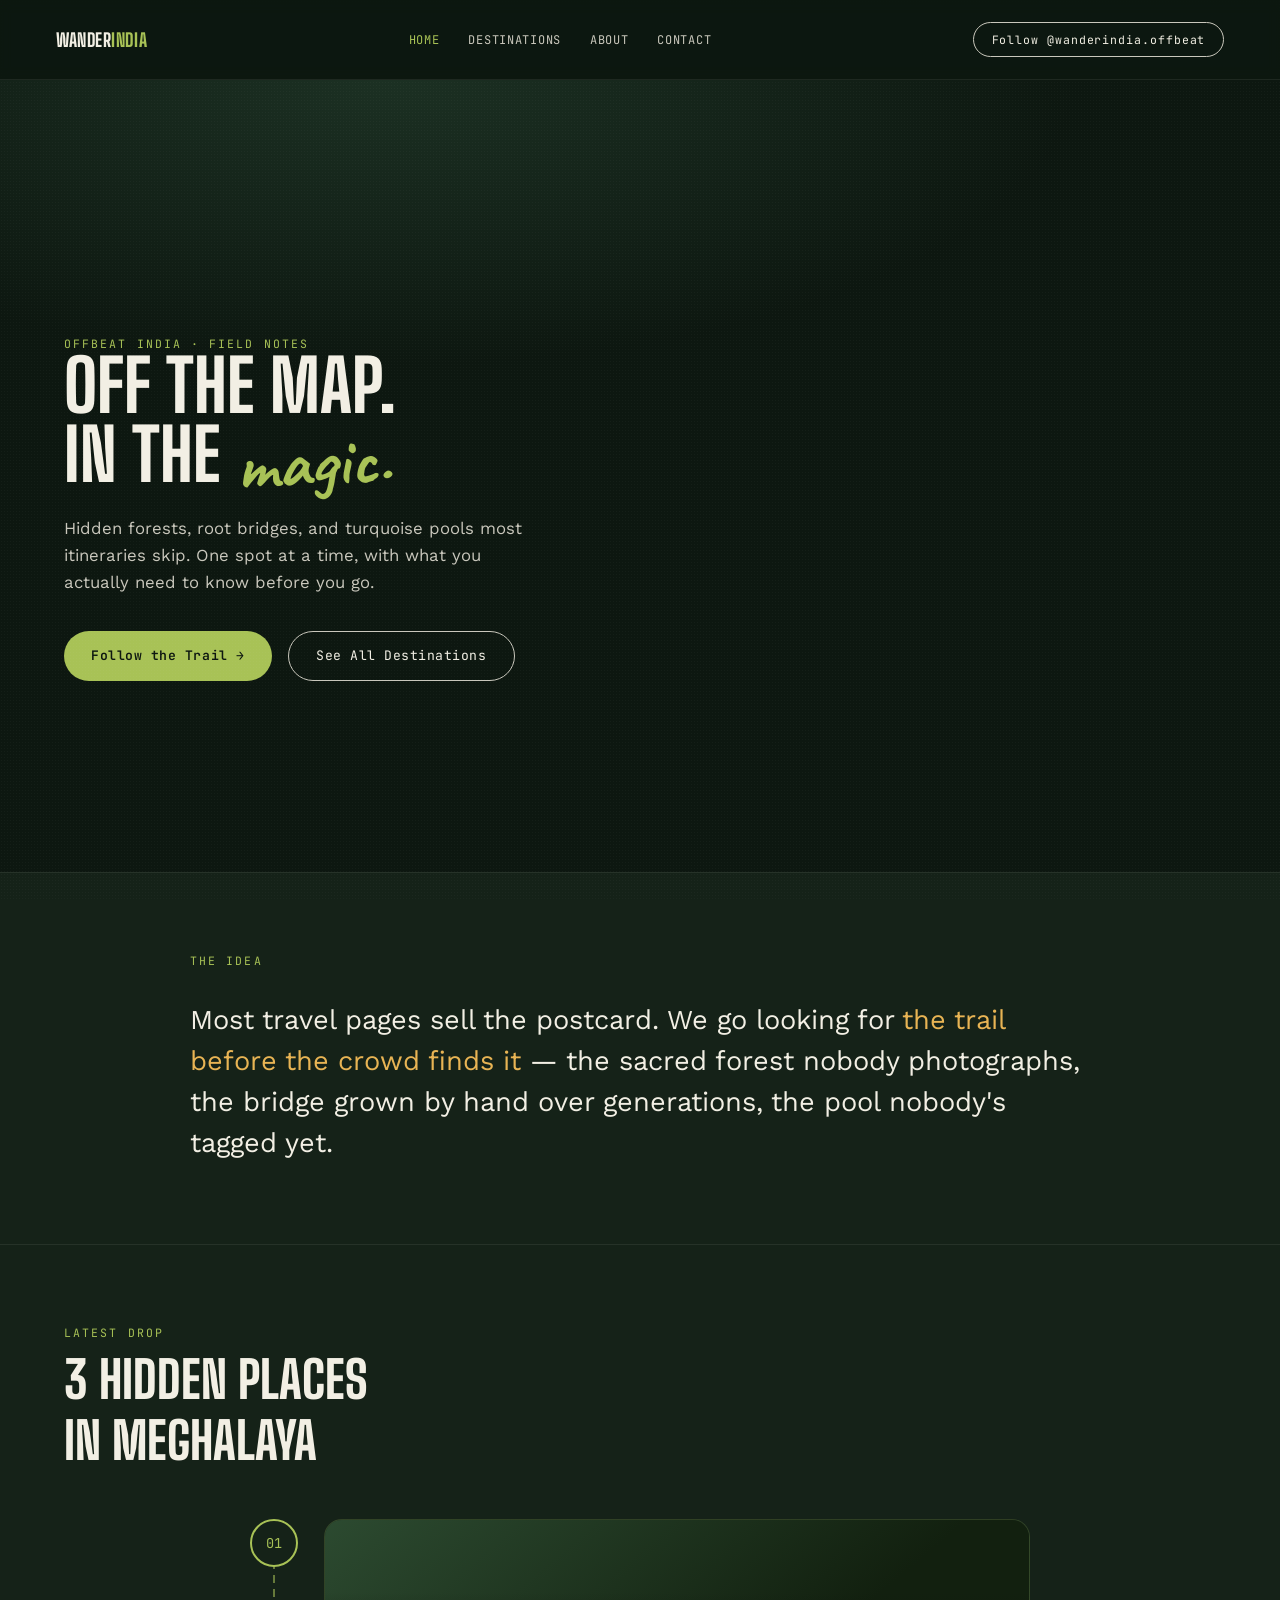
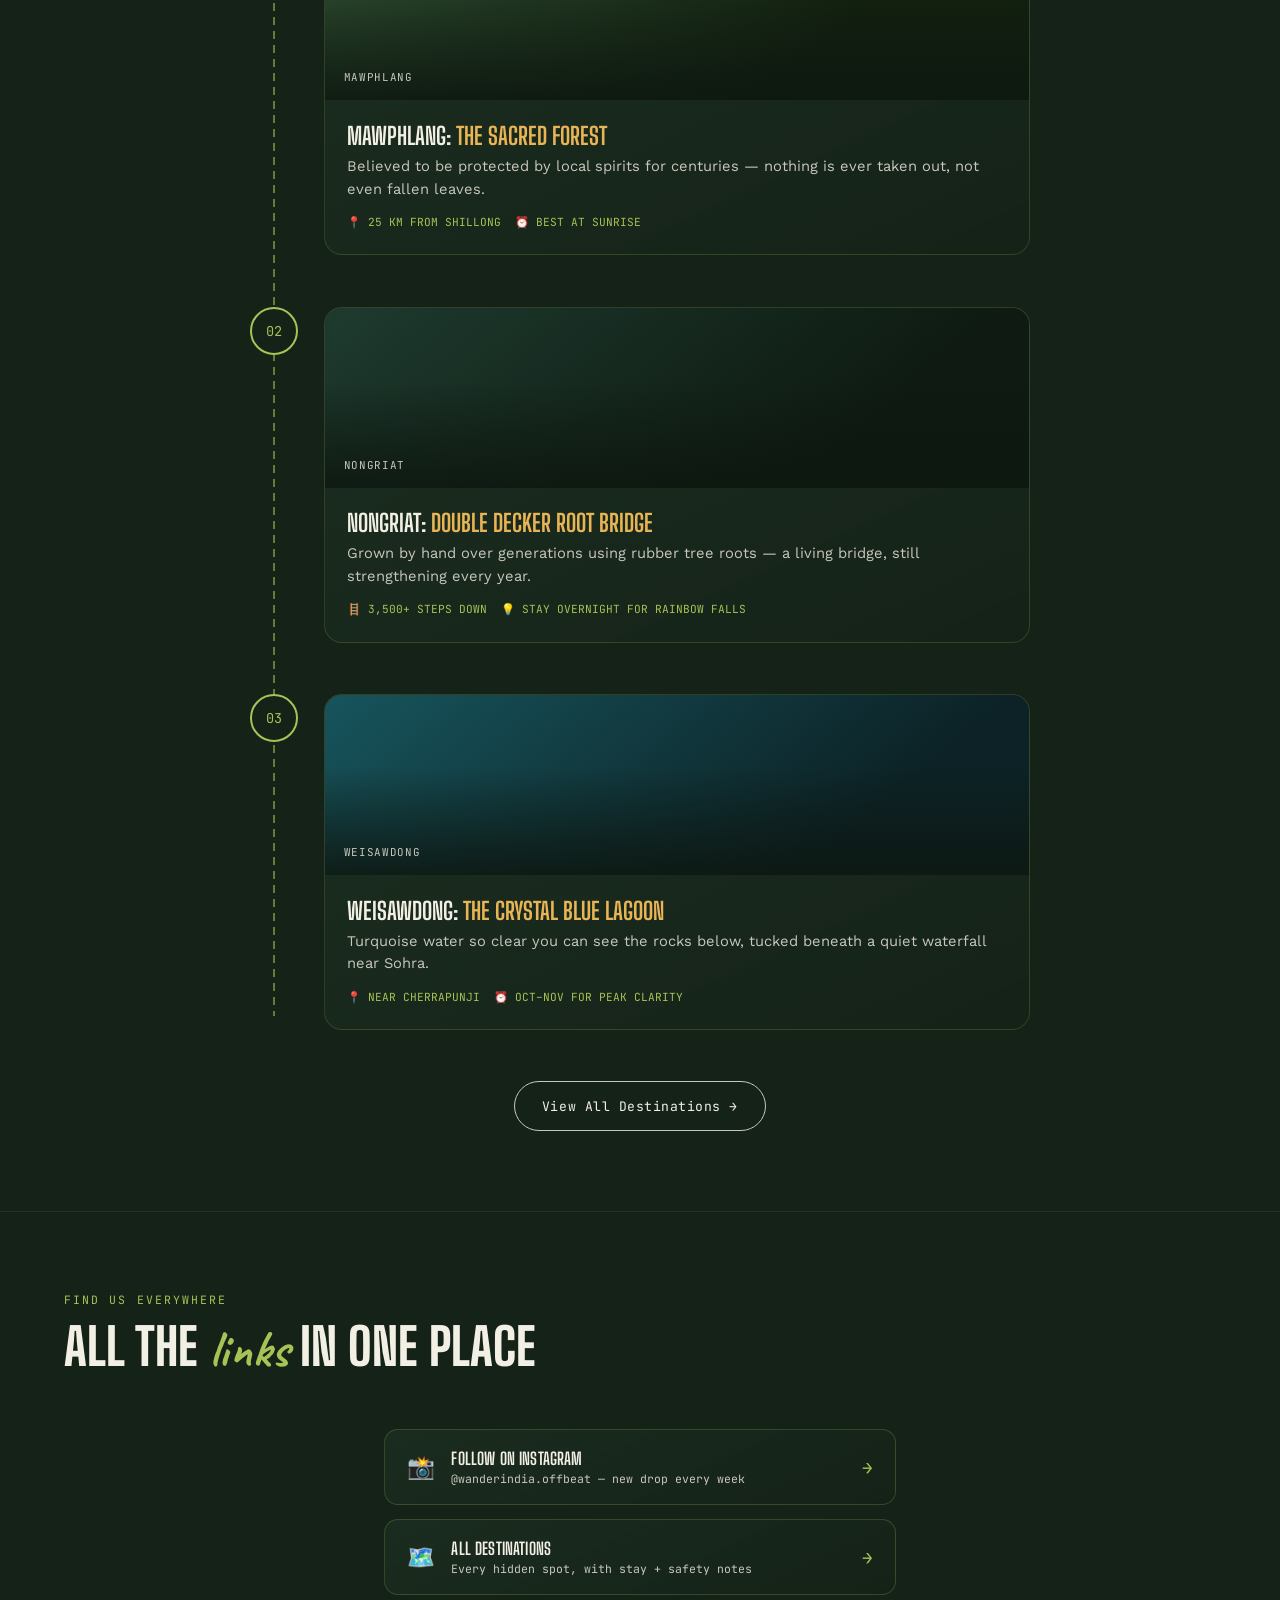
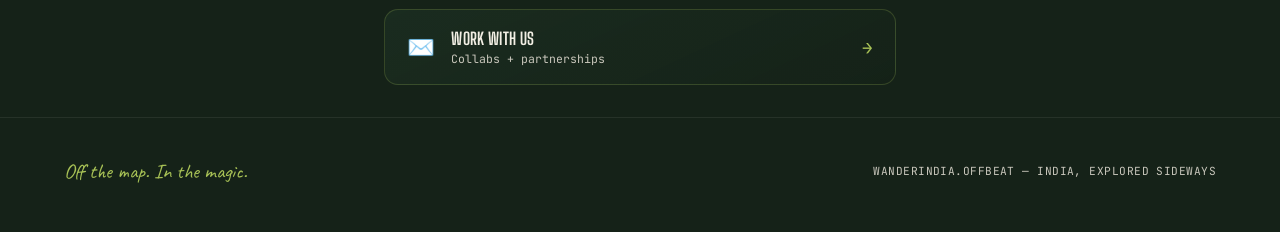
<file: index.html>
<!DOCTYPE html>
<html lang="en">
<head>
<meta charset="UTF-8">
<meta name="viewport" content="width=device-width, initial-scale=1.0">
<title>Wander India · Offbeat</title>
<meta name="description" content="Hidden trails, sacred forests, and turquoise pools across India — the spots that never make it to postcards.">
<link rel="stylesheet" href="styles.css">
</head>
<body>

<div class="grain"></div>

<nav>
  <div class="brand">Wander<span>India</span></div>
  <div class="nav-links">
    <a href="index.html" class="active">Home</a>
    <a href="destinations.html">Destinations</a>
    <a href="about.html">About</a>
    <a href="contact.html">Contact</a>
  </div>
  <div style="display:flex;align-items:center;gap:0.8rem;">
    <a class="nav-cta" href="https://instagram.com/wanderindia.offbeat" target="_blank" rel="noopener">Follow @wanderindia.offbeat</a>
    <button class="nav-toggle" aria-label="Toggle menu"><span></span><span></span><span></span></button>
  </div>
</nav>

<section class="page-hero" style="min-height:88vh; display:flex; flex-direction:column; justify-content:center;">
  <div class="eyebrow">Offbeat India · Field Notes</div>
  <h1>Off the map.<br>In the <span class="script">magic.</span></h1>
  <p>Hidden forests, root bridges, and turquoise pools most itineraries skip. One spot at a time, with what you actually need to know before you go.</p>
  <div style="margin-top:2.2rem; display:flex; flex-wrap:wrap; gap:1rem;">
    <a class="btn-primary" href="https://instagram.com/wanderindia.offbeat" target="_blank" rel="noopener">Follow the Trail →</a>
    <a class="btn-ghost" href="destinations.html">See All Destinations</a>
  </div>
</section>

<section class="section" style="border-top:1px solid rgba(242,239,228,0.08); border-bottom:1px solid rgba(242,239,228,0.08);">
  <div style="max-width:900px; margin:0 auto; display:grid; grid-template-columns:1fr; gap:2rem;">
    <div class="eyebrow">The Idea</div>
    <p style="font-size:clamp(1.2rem, 2.4vw, 1.7rem); line-height:1.5;">Most travel pages sell the postcard. We go looking for <em style="font-style:normal;color:var(--gold);">the trail before the crowd finds it</em> — the sacred forest nobody photographs, the bridge grown by hand over generations, the pool nobody's tagged yet.</p>
  </div>
</section>

<section class="section" id="trail">
  <div class="eyebrow">Latest Drop</div>
  <h2 class="section-heading">3 Hidden Places<br>in Meghalaya</h2>

  <div class="trail">
    <div class="trail-line"></div>

    <div class="stop">
      <div class="pin">01</div>
      <div class="stop-card">
        <div class="stop-photo photo-1"><span>Mawphlang</span></div>
        <div class="stop-body">
          <div class="stop-title">Mawphlang: <span>The Sacred Forest</span></div>
          <p class="stop-desc">Believed to be protected by local spirits for centuries — nothing is ever taken out, not even fallen leaves.</p>
          <div class="stop-meta">
            <span>📍 25 KM FROM SHILLONG</span>
            <span>⏰ BEST AT SUNRISE</span>
          </div>
        </div>
      </div>
    </div>

    <div class="stop">
      <div class="pin">02</div>
      <div class="stop-card">
        <div class="stop-photo photo-2"><span>Nongriat</span></div>
        <div class="stop-body">
          <div class="stop-title">Nongriat: <span>Double Decker Root Bridge</span></div>
          <p class="stop-desc">Grown by hand over generations using rubber tree roots — a living bridge, still strengthening every year.</p>
          <div class="stop-meta">
            <span>🪜 3,500+ STEPS DOWN</span>
            <span>💡 STAY OVERNIGHT FOR RAINBOW FALLS</span>
          </div>
        </div>
      </div>
    </div>

    <div class="stop">
      <div class="pin">03</div>
      <div class="stop-card">
        <div class="stop-photo photo-3"><span>Weisawdong</span></div>
        <div class="stop-body">
          <div class="stop-title">Weisawdong: <span>The Crystal Blue Lagoon</span></div>
          <p class="stop-desc">Turquoise water so clear you can see the rocks below, tucked beneath a quiet waterfall near Sohra.</p>
          <div class="stop-meta">
            <span>📍 NEAR CHERRAPUNJI</span>
            <span>⏰ OCT–NOV FOR PEAK CLARITY</span>
          </div>
        </div>
      </div>
    </div>
  </div>

  <div style="text-align:center; margin-top:2rem;">
    <a class="btn-ghost" href="destinations.html">View All Destinations →</a>
  </div>
</section>

<section class="links-hub" id="links">
  <div class="eyebrow" style="padding:0 clamp(1.2rem,6vw,4rem);">Find Us Everywhere</div>
  <h2 class="section-heading" style="padding:0 clamp(1.2rem,6vw,4rem);">All the <span class="script" style="font-family:'Caveat',cursive;color:var(--moss);text-transform:none;">links</span> in one place</h2>

  <div class="link-list">
    <a class="link-row" href="https://instagram.com/wanderindia.offbeat" target="_blank" rel="noopener">
      <span class="link-icon">📸</span>
      <span class="link-text">
        <span class="link-title">Follow on Instagram</span>
        <span class="link-sub">@wanderindia.offbeat — new drop every week</span>
      </span>
      <span class="link-arrow">→</span>
    </a>

    <a class="link-row" href="destinations.html">
      <span class="link-icon">🗺️</span>
      <span class="link-text">
        <span class="link-title">All Destinations</span>
        <span class="link-sub">Every hidden spot, with stay + safety notes</span>
      </span>
      <span class="link-arrow">→</span>
    </a>

    <a class="link-row" href="contact.html">
      <span class="link-icon">✉️</span>
      <span class="link-text">
        <span class="link-title">Work With Us</span>
        <span class="link-sub">Collabs + partnerships</span>
      </span>
      <span class="link-arrow">→</span>
    </a>
  </div>
</section>

<footer>
  <div class="tagline">Off the map. In the magic.</div>
  <div class="meta">WANDERINDIA.OFFBEAT — INDIA, EXPLORED SIDEWAYS</div>
</footer>

<script src="script.js"></script>
</body>
</html>
</file>
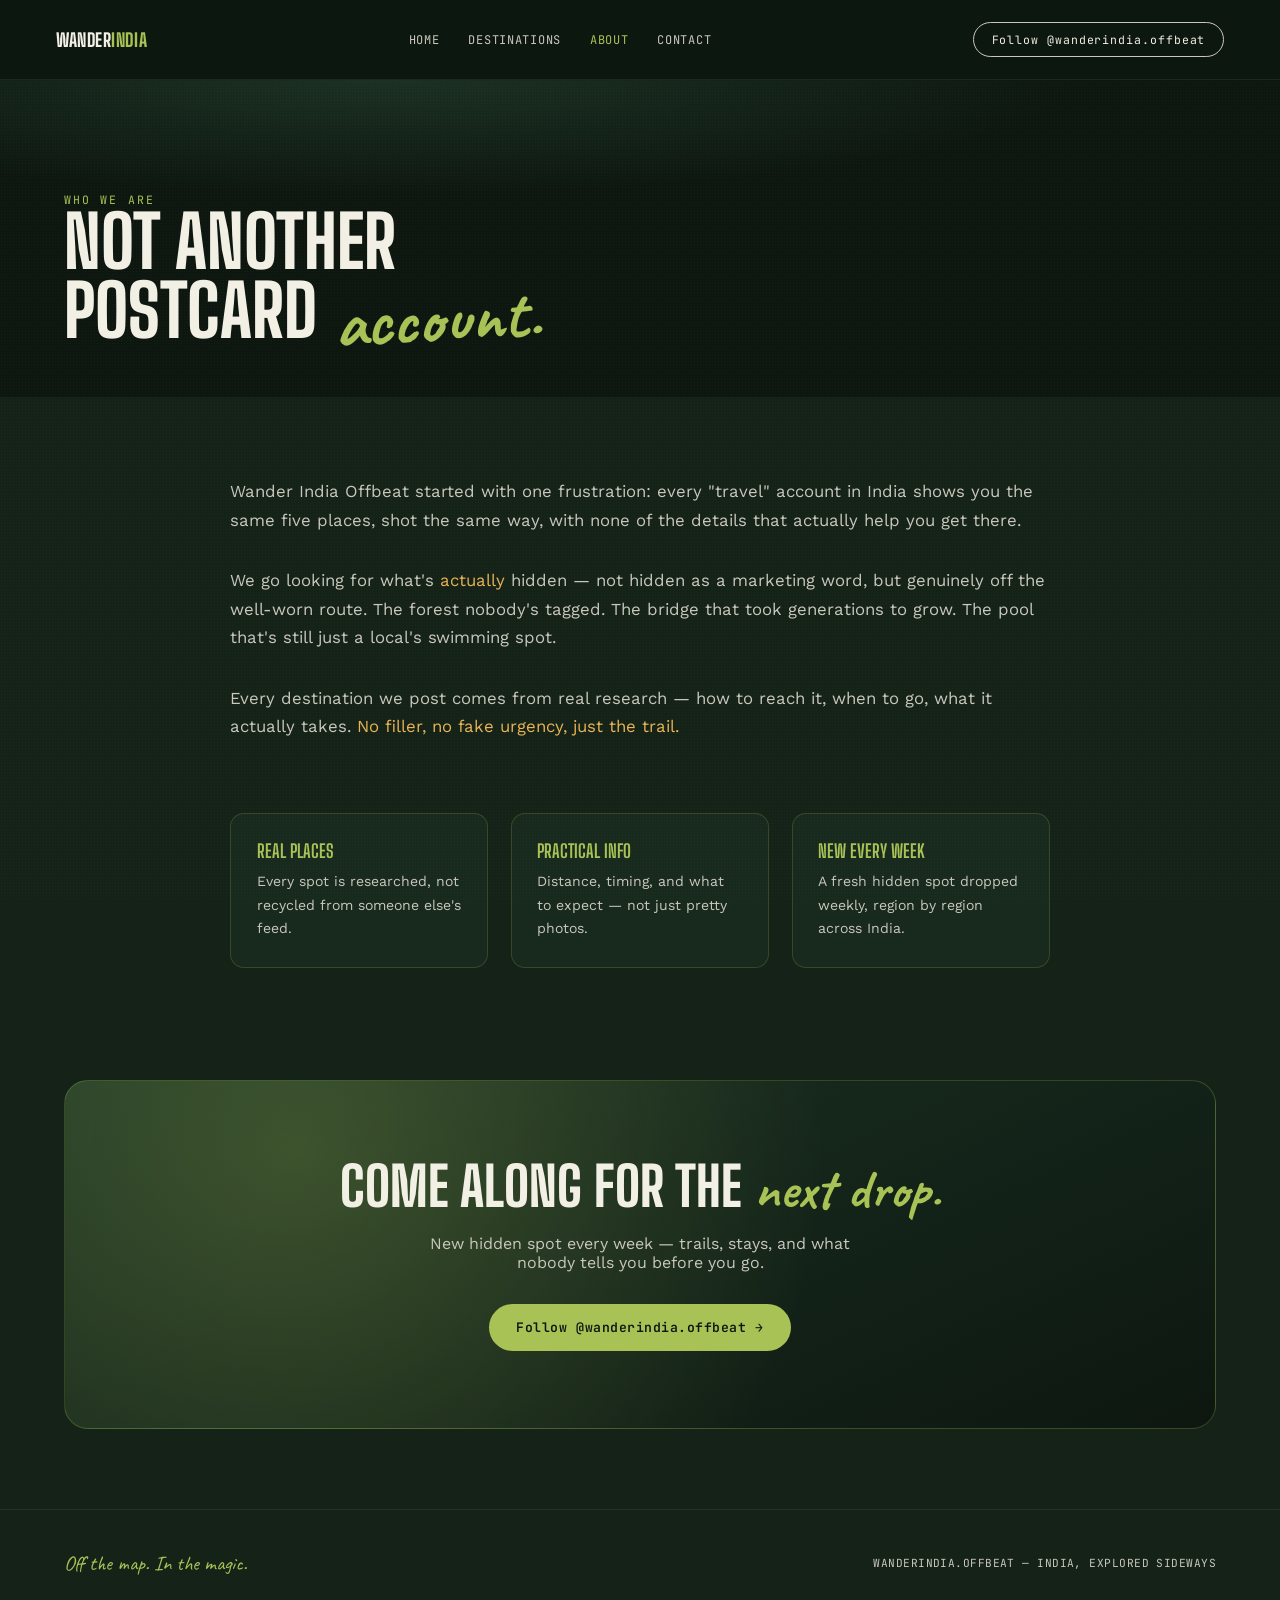
<file: about.html>
<!DOCTYPE html>
<html lang="en">
<head>
<meta charset="UTF-8">
<meta name="viewport" content="width=device-width, initial-scale=1.0">
<title>About · Wander India Offbeat</title>
<link rel="stylesheet" href="styles.css">
</head>
<body>

<div class="grain"></div>

<nav>
  <div class="brand">Wander<span>India</span></div>
  <div class="nav-links">
    <a href="index.html">Home</a>
    <a href="destinations.html">Destinations</a>
    <a href="about.html" class="active">About</a>
    <a href="contact.html">Contact</a>
  </div>
  <div style="display:flex;align-items:center;gap:0.8rem;">
    <a class="nav-cta" href="https://instagram.com/wanderindia.offbeat" target="_blank" rel="noopener">Follow @wanderindia.offbeat</a>
    <button class="nav-toggle" aria-label="Toggle menu"><span></span><span></span><span></span></button>
  </div>
</nav>

<section class="page-hero">
  <div class="eyebrow">Who We Are</div>
  <h1>Not another<br>postcard <span class="script">account.</span></h1>
</section>

<section class="section">
  <div class="about-grid">
    <p>Wander India Offbeat started with one frustration: every "travel" account in India shows you the same five places, shot the same way, with none of the details that actually help you get there.</p>
    <p>We go looking for what's <em>actually</em> hidden — not hidden as a marketing word, but genuinely off the well-worn route. The forest nobody's tagged. The bridge that took generations to grow. The pool that's still just a local's swimming spot.</p>
    <p>Every destination we post comes from real research — how to reach it, when to go, what it actually takes. <em>No filler, no fake urgency, just the trail.</em></p>

    <div class="pillars">
      <div class="pillar">
        <h3>Real Places</h3>
        <p>Every spot is researched, not recycled from someone else's feed.</p>
      </div>
      <div class="pillar">
        <h3>Practical Info</h3>
        <p>Distance, timing, and what to expect — not just pretty photos.</p>
      </div>
      <div class="pillar">
        <h3>New Every Week</h3>
        <p>A fresh hidden spot dropped weekly, region by region across India.</p>
      </div>
    </div>
  </div>
</section>

<section class="cta-banner">
  <h2>Come along for the <span class="script">next drop.</span></h2>
  <p>New hidden spot every week — trails, stays, and what nobody tells you before you go.</p>
  <a class="btn-primary" href="https://instagram.com/wanderindia.offbeat" target="_blank" rel="noopener">Follow @wanderindia.offbeat →</a>
</section>

<footer>
  <div class="tagline">Off the map. In the magic.</div>
  <div class="meta">WANDERINDIA.OFFBEAT — INDIA, EXPLORED SIDEWAYS</div>
</footer>

<script src="script.js"></script>
</body>
</html>
</file>
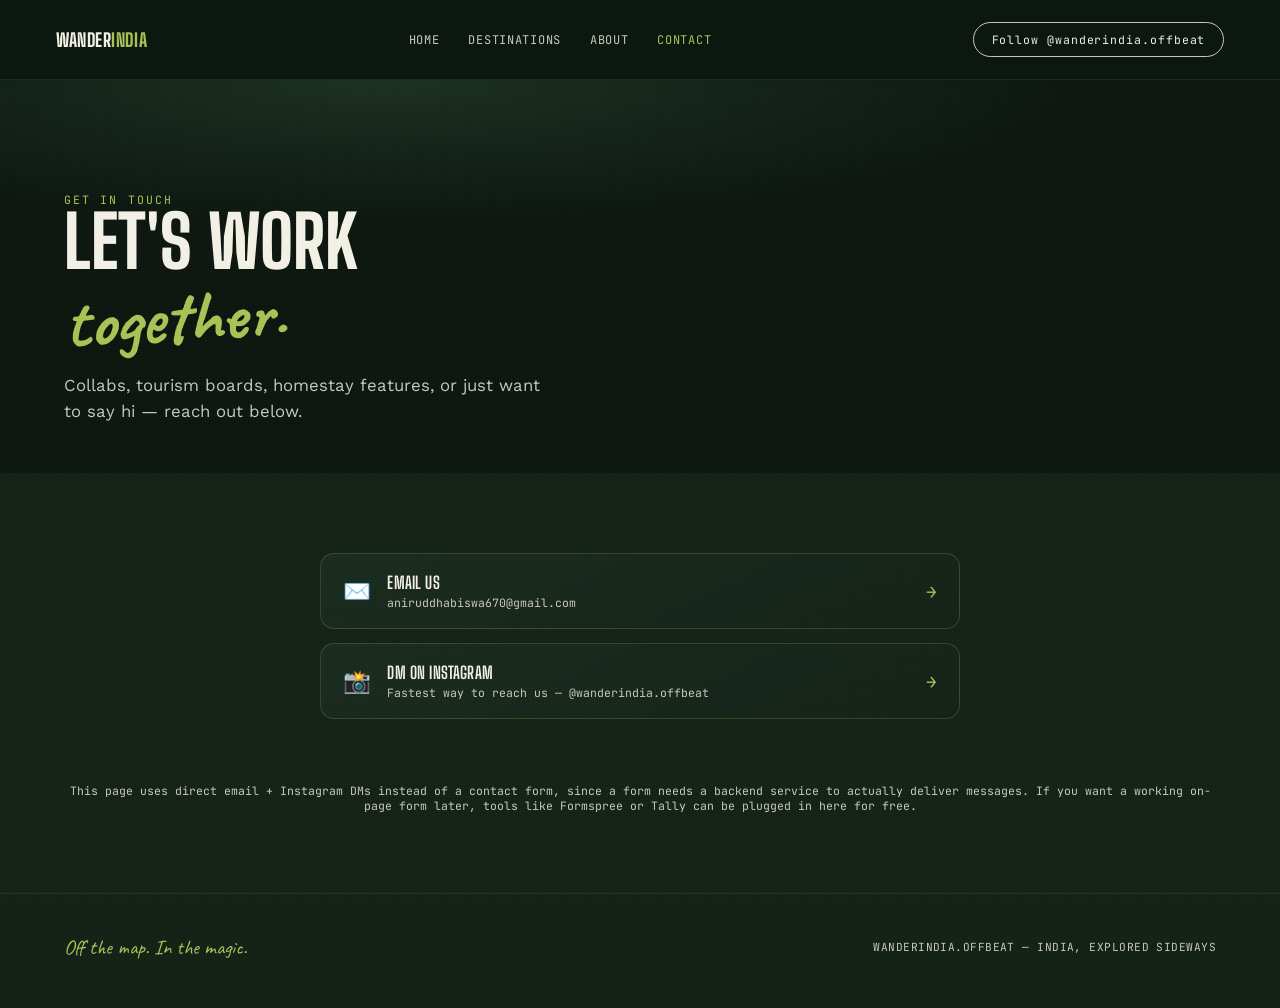
<file: contact.html>
<!DOCTYPE html>
<html lang="en">
<head>
<meta charset="UTF-8">
<meta name="viewport" content="width=device-width, initial-scale=1.0">
<title>Contact · Wander India Offbeat</title>
<link rel="stylesheet" href="styles.css">
</head>
<body>

<div class="grain"></div>

<nav>
  <div class="brand">Wander<span>India</span></div>
  <div class="nav-links">
    <a href="index.html">Home</a>
    <a href="destinations.html">Destinations</a>
    <a href="about.html">About</a>
    <a href="contact.html" class="active">Contact</a>
  </div>
  <div style="display:flex;align-items:center;gap:0.8rem;">
    <a class="nav-cta" href="https://instagram.com/wanderindia.offbeat" target="_blank" rel="noopener">Follow @wanderindia.offbeat</a>
    <button class="nav-toggle" aria-label="Toggle menu"><span></span><span></span><span></span></button>
  </div>
</nav>

<section class="page-hero">
  <div class="eyebrow">Get In Touch</div>
  <h1>Let's work<br><span class="script">together.</span></h1>
  <p>Collabs, tourism boards, homestay features, or just want to say hi — reach out below.</p>
</section>

<section class="section">
  <div class="links-hub" style="padding-top:0; border-top:none;">
    <div class="link-list" style="padding:0;">
      <a class="link-row" href="mailto:aniruddhabiswa670@gmail.com?subject=Let's%20work%20together">
        <span class="link-icon">✉️</span>
        <span class="link-text">
          <span class="link-title">Email Us</span>
          <span class="link-sub">aniruddhabiswa670@gmail.com</span>
        </span>
        <span class="link-arrow">→</span>
      </a>

      <a class="link-row" href="https://instagram.com/wanderindia.offbeat" target="_blank" rel="noopener">
        <span class="link-icon">📸</span>
        <span class="link-text">
          <span class="link-title">DM on Instagram</span>
          <span class="link-sub">Fastest way to reach us — @wanderindia.offbeat</span>
        </span>
        <span class="link-arrow">→</span>
      </a>
    </div>
  </div>

  <p class="form-note" style="text-align:center; margin-top:2rem;">This page uses direct email + Instagram DMs instead of a contact form, since a form needs a backend service to actually deliver messages. If you want a working on-page form later, tools like Formspree or Tally can be plugged in here for free.</p>
</section>

<footer>
  <div class="tagline">Off the map. In the magic.</div>
  <div class="meta">WANDERINDIA.OFFBEAT — INDIA, EXPLORED SIDEWAYS</div>
</footer>

<script src="script.js"></script>
</body>
</html>
</file>
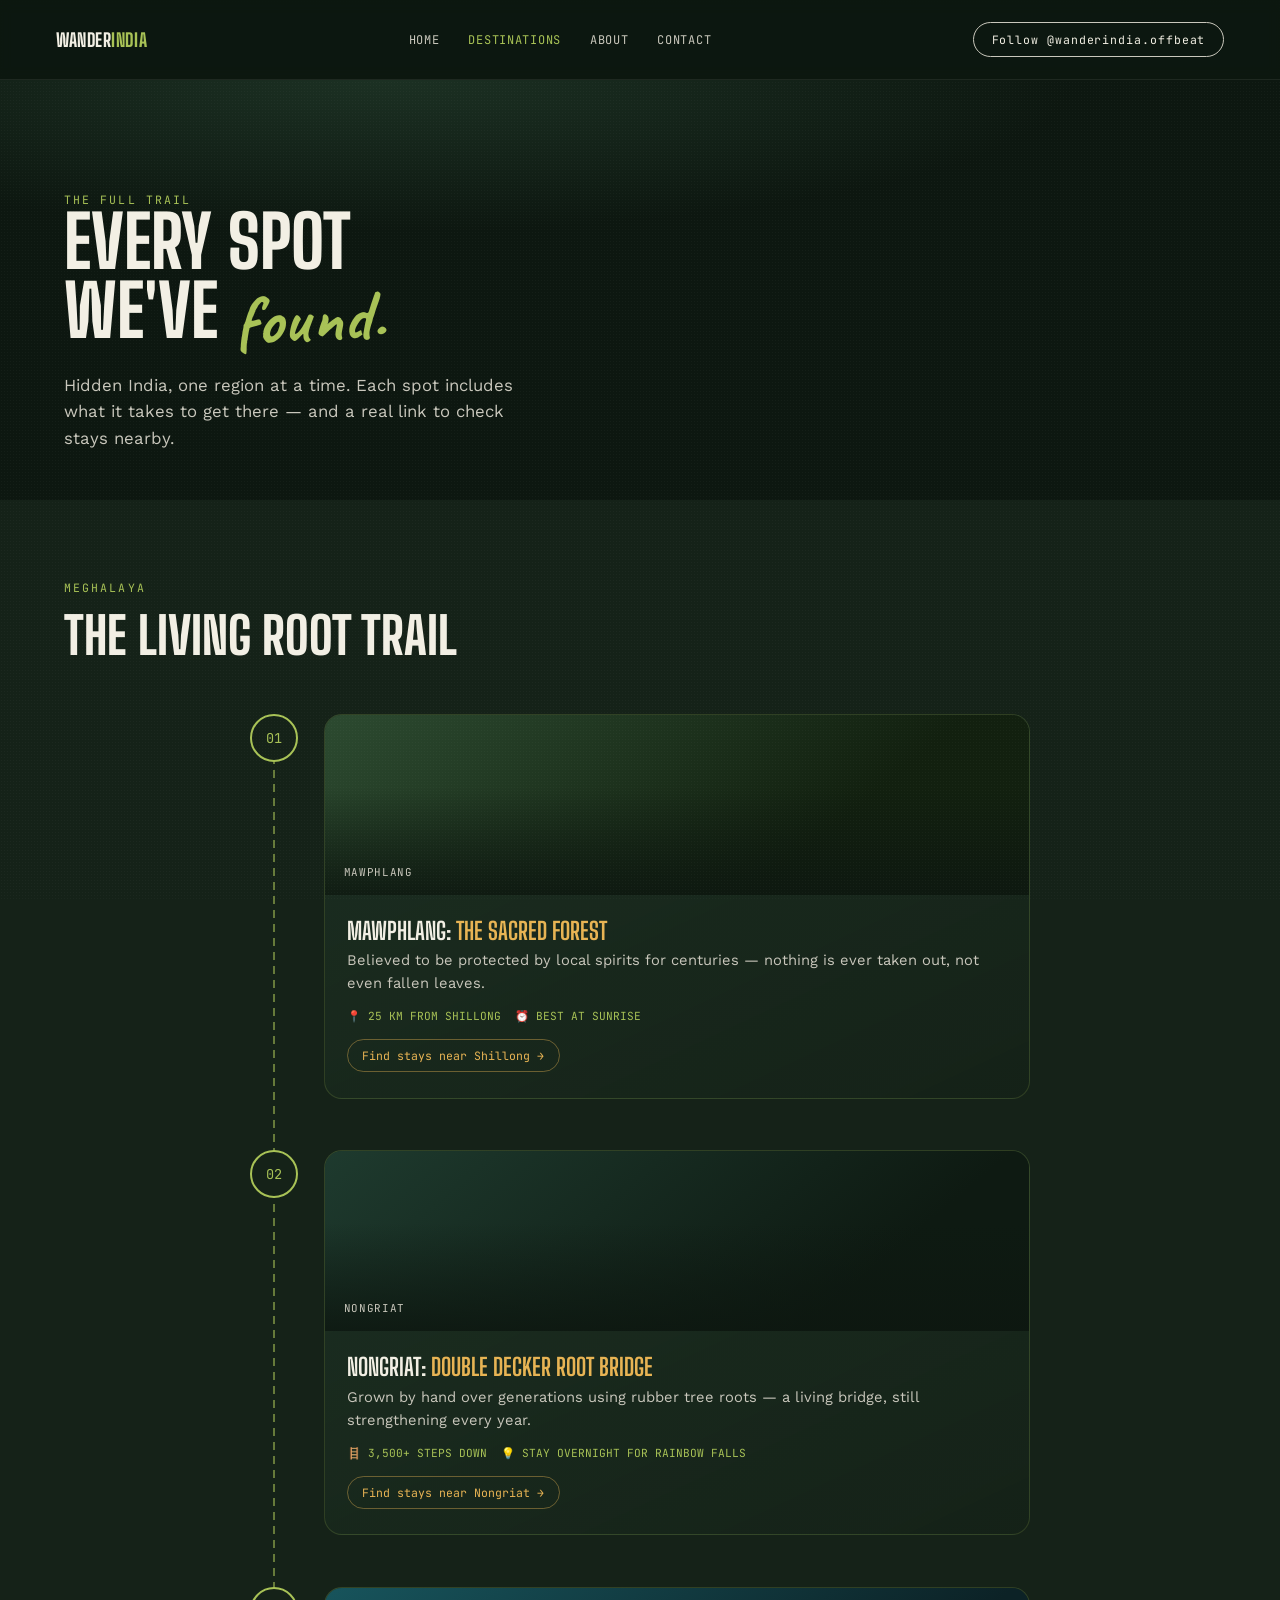
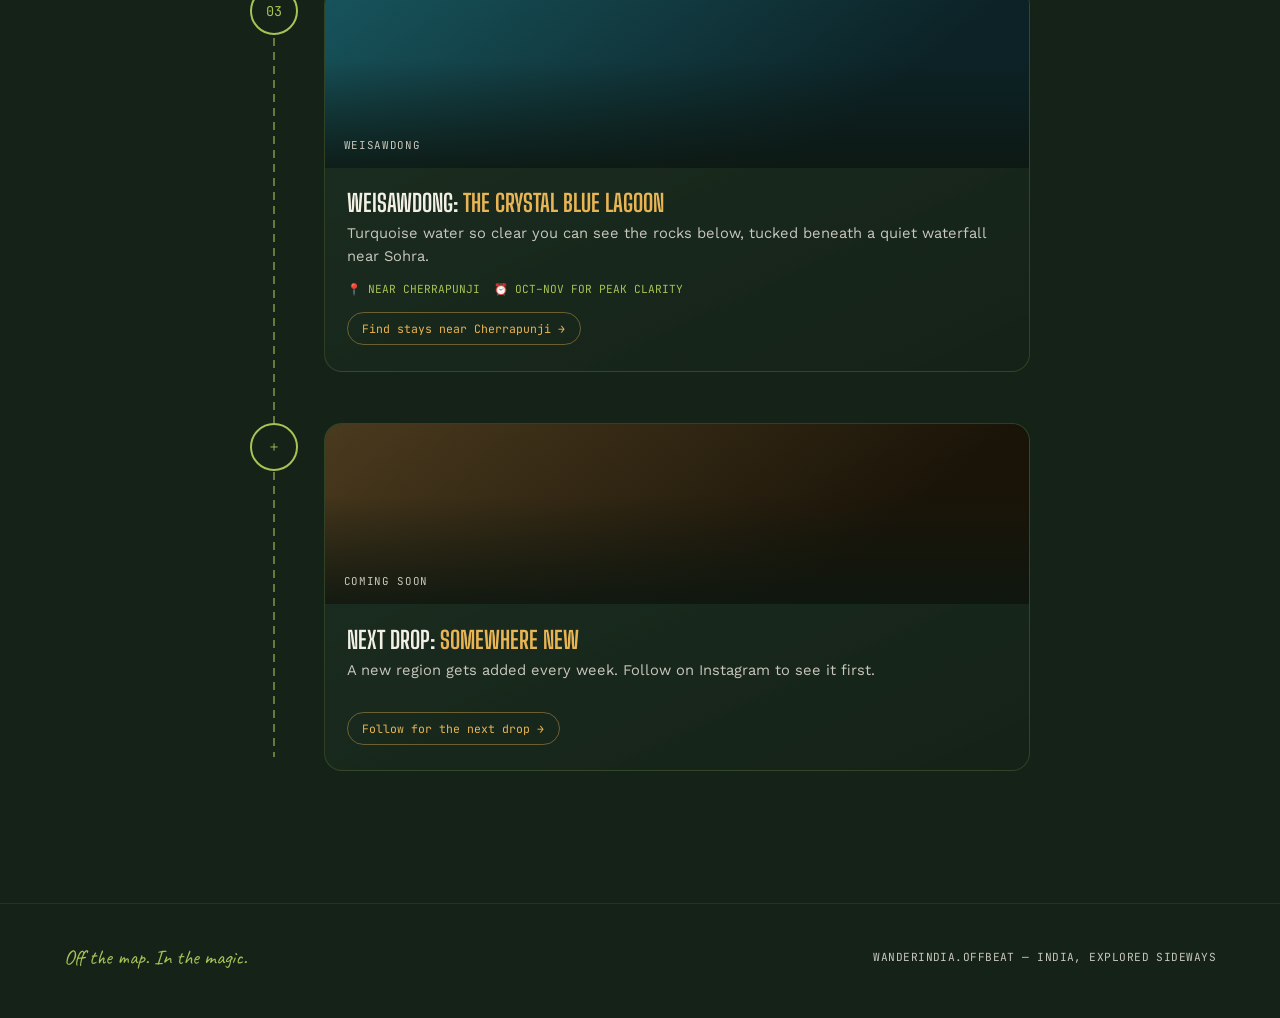
<file: destinations.html>
<!DOCTYPE html>
<html lang="en">
<head>
<meta charset="UTF-8">
<meta name="viewport" content="width=device-width, initial-scale=1.0">
<title>Destinations · Wander India Offbeat</title>
<link rel="stylesheet" href="styles.css">
</head>
<body>

<div class="grain"></div>

<nav>
  <div class="brand">Wander<span>India</span></div>
  <div class="nav-links">
    <a href="index.html">Home</a>
    <a href="destinations.html" class="active">Destinations</a>
    <a href="about.html">About</a>
    <a href="contact.html">Contact</a>
  </div>
  <div style="display:flex;align-items:center;gap:0.8rem;">
    <a class="nav-cta" href="https://instagram.com/wanderindia.offbeat" target="_blank" rel="noopener">Follow @wanderindia.offbeat</a>
    <button class="nav-toggle" aria-label="Toggle menu"><span></span><span></span><span></span></button>
  </div>
</nav>

<section class="page-hero">
  <div class="eyebrow">The Full Trail</div>
  <h1>Every spot<br>we've <span class="script">found.</span></h1>
  <p>Hidden India, one region at a time. Each spot includes what it takes to get there — and a real link to check stays nearby.</p>
</section>

<section class="section">
  <div class="eyebrow">Meghalaya</div>
  <h2 class="section-heading">The Living Root Trail</h2>

  <div class="trail">
    <div class="trail-line"></div>

    <div class="stop">
      <div class="pin">01</div>
      <div class="stop-card">
        <div class="stop-photo photo-1"><span>Mawphlang</span></div>
        <div class="stop-body">
          <div class="stop-title">Mawphlang: <span>The Sacred Forest</span></div>
          <p class="stop-desc">Believed to be protected by local spirits for centuries — nothing is ever taken out, not even fallen leaves.</p>
          <div class="stop-meta">
            <span>📍 25 KM FROM SHILLONG</span>
            <span>⏰ BEST AT SUNRISE</span>
          </div>
          <a class="stop-book" href="https://www.booking.com/searchresults.html?ss=Shillong%2C+Meghalaya" target="_blank" rel="noopener">Find stays near Shillong →</a>
        </div>
      </div>
    </div>

    <div class="stop">
      <div class="pin">02</div>
      <div class="stop-card">
        <div class="stop-photo photo-2"><span>Nongriat</span></div>
        <div class="stop-body">
          <div class="stop-title">Nongriat: <span>Double Decker Root Bridge</span></div>
          <p class="stop-desc">Grown by hand over generations using rubber tree roots — a living bridge, still strengthening every year.</p>
          <div class="stop-meta">
            <span>🪜 3,500+ STEPS DOWN</span>
            <span>💡 STAY OVERNIGHT FOR RAINBOW FALLS</span>
          </div>
          <a class="stop-book" href="https://www.booking.com/searchresults.html?ss=Nongriat%2C+Meghalaya" target="_blank" rel="noopener">Find stays near Nongriat →</a>
        </div>
      </div>
    </div>

    <div class="stop">
      <div class="pin">03</div>
      <div class="stop-card">
        <div class="stop-photo photo-3"><span>Weisawdong</span></div>
        <div class="stop-body">
          <div class="stop-title">Weisawdong: <span>The Crystal Blue Lagoon</span></div>
          <p class="stop-desc">Turquoise water so clear you can see the rocks below, tucked beneath a quiet waterfall near Sohra.</p>
          <div class="stop-meta">
            <span>📍 NEAR CHERRAPUNJI</span>
            <span>⏰ OCT–NOV FOR PEAK CLARITY</span>
          </div>
          <a class="stop-book" href="https://www.booking.com/searchresults.html?ss=Cherrapunji%2C+Meghalaya" target="_blank" rel="noopener">Find stays near Cherrapunji →</a>
        </div>
      </div>
    </div>

    <div class="stop">
      <div class="pin">＋</div>
      <div class="stop-card">
        <div class="stop-photo photo-4"><span>Coming Soon</span></div>
        <div class="stop-body">
          <div class="stop-title">Next Drop: <span>Somewhere New</span></div>
          <p class="stop-desc">A new region gets added every week. Follow on Instagram to see it first.</p>
          <a class="stop-book" href="https://instagram.com/wanderindia.offbeat" target="_blank" rel="noopener">Follow for the next drop →</a>
        </div>
      </div>
    </div>
  </div>
</section>

<footer>
  <div class="tagline">Off the map. In the magic.</div>
  <div class="meta">WANDERINDIA.OFFBEAT — INDIA, EXPLORED SIDEWAYS</div>
</footer>

<script src="script.js"></script>
</body>
</html>
</file>
<file: styles.css>
@import url('https://fonts.googleapis.com/css2?family=Caveat:wght@600;700&family=Big+Shoulders+Display:wght@600;700;800&family=Work+Sans:wght@400;500;600&family=JetBrains+Mono:wght@400;500&display=swap');

:root{
  --forest:#152218;
  --forest-deep:#0d1710;
  --canopy:#3E6B4F;
  --moss:#A8C256;
  --gold:#E8B454;
  --clay:#B5541F;
  --mist:#F2EFE4;
  --mist-dim:#c9c7bc;
}

*{ margin:0; padding:0; box-sizing:border-box; }
html{ scroll-behavior:smooth; }
body{
  background:var(--forest);
  color:var(--mist);
  font-family:'Work Sans', sans-serif;
  overflow-x:hidden;
}
::selection{ background:var(--moss); color:var(--forest-deep); }
a{ color:inherit; text-decoration:none; }

.eyebrow{
  font-family:'JetBrains Mono', monospace;
  letter-spacing:0.18em;
  text-transform:uppercase;
  font-size:0.72rem;
  color:var(--moss);
}

.grain{
  position:fixed; inset:0; pointer-events:none; z-index:1;
  opacity:0.05;
  background-image:radial-gradient(rgba(255,255,255,0.6) 1px, transparent 1px);
  background-size:3px 3px;
}

/* ---------- NAV ---------- */
nav{
  position:sticky; top:0; left:0; right:0; z-index:50;
  display:flex; justify-content:space-between; align-items:center;
  padding:1.4rem clamp(1.2rem, 5vw, 3.5rem);
  background:rgba(13,23,16,0.92);
  backdrop-filter:blur(6px);
  border-bottom:1px solid rgba(242,239,228,0.08);
}
.brand{
  font-family:'Big Shoulders Display', sans-serif;
  font-weight:800;
  font-size:1.15rem;
  letter-spacing:0.03em;
  text-transform:uppercase;
}
.brand span{ color:var(--moss); }

.nav-links{ display:flex; align-items:center; gap:1.8rem; }
.nav-links a{
  font-family:'JetBrains Mono', monospace;
  font-size:0.75rem;
  letter-spacing:0.06em;
  text-transform:uppercase;
  color:var(--mist-dim);
  transition:color 0.2s ease;
}
.nav-links a:hover, .nav-links a.active{ color:var(--moss); }

.nav-cta{
  font-family:'JetBrains Mono', monospace;
  font-size:0.72rem;
  letter-spacing:0.08em;
  border:1px solid var(--mist-dim);
  padding:0.55rem 1.1rem;
  border-radius:999px;
  transition:all 0.25s ease;
  white-space:nowrap;
}
.nav-cta:hover{ background:var(--moss); color:var(--forest-deep); border-color:var(--moss); }

.nav-toggle{
  display:none;
  flex-direction:column;
  gap:5px;
  background:none;
  border:none;
  cursor:pointer;
  padding:0.4rem;
}
.nav-toggle span{ width:22px; height:2px; background:var(--mist); display:block; }

@media(max-width:760px){
  .nav-links{
    position:fixed; top:64px; left:0; right:0;
    flex-direction:column; align-items:flex-start; gap:0;
    background:var(--forest-deep);
    border-bottom:1px solid rgba(242,239,228,0.08);
    max-height:0; overflow:hidden;
    transition:max-height 0.3s ease;
  }
  .nav-links.open{ max-height:300px; }
  .nav-links a{ padding:1rem clamp(1.2rem,5vw,3.5rem); width:100%; border-bottom:1px solid rgba(242,239,228,0.05); }
  .nav-toggle{ display:flex; }
}

/* ---------- PAGE HERO (interior pages) ---------- */
.page-hero{
  padding:7rem clamp(1.2rem,6vw,4rem) 3rem;
  background:radial-gradient(ellipse 90% 60% at 30% 0%, rgba(62,107,79,0.3), transparent 60%), var(--forest-deep);
}
.page-hero h1{
  font-family:'Big Shoulders Display', sans-serif;
  font-weight:800;
  text-transform:uppercase;
  font-size:clamp(2.4rem, 7vw, 4.5rem);
  line-height:0.95;
  max-width:16ch;
}
.page-hero h1 .script{
  font-family:'Caveat', cursive;
  font-weight:700;
  text-transform:none;
  color:var(--moss);
  display:inline-block;
  transform:rotate(-3deg) translateY(0.05em);
}
.page-hero p{
  margin-top:1.4rem;
  max-width:48ch;
  color:var(--mist-dim);
  font-size:1.05rem;
  line-height:1.6;
}

/* ---------- BUTTONS ---------- */
.btn-primary, .btn-ghost{
  font-family:'JetBrains Mono', monospace;
  font-size:0.82rem;
  letter-spacing:0.04em;
  padding:0.95rem 1.7rem;
  border-radius:999px;
  display:inline-flex; align-items:center; gap:0.5rem;
  transition:transform 0.25s ease, background 0.25s ease;
}
.btn-primary{ background:var(--moss); color:var(--forest-deep); font-weight:600; }
.btn-primary:hover{ transform:translateY(-2px); background:#bcd370; }
.btn-ghost{ border:1px solid var(--mist-dim); color:var(--mist); }
.btn-ghost:hover{ transform:translateY(-2px); border-color:var(--moss); }

/* ---------- SECTIONS ---------- */
.section{ padding:5rem clamp(1.2rem,6vw,4rem); }
.section-heading{
  font-family:'Big Shoulders Display', sans-serif;
  font-weight:800;
  text-transform:uppercase;
  font-size:clamp(2rem, 5vw, 3.2rem);
  margin-top:0.6rem;
  margin-bottom:3rem;
}

/* ---------- TRAIL / DESTINATION CARDS ---------- */
.trail{ position:relative; max-width:780px; margin:0 auto; }
.trail-line{
  position:absolute; left:23px; top:14px; bottom:14px; width:2px;
  background-image:linear-gradient(var(--moss) 55%, transparent 45%);
  background-size:2px 14px; opacity:0.55;
}
@media(max-width:640px){ .trail-line{ left:15px; } }

.stop{
  position:relative; display:grid; grid-template-columns:48px 1fr; gap:1.6rem; margin-bottom:3.2rem;
  opacity:0; transform:translateY(24px); transition:opacity 0.7s ease, transform 0.7s ease;
}
.stop.in-view{ opacity:1; transform:translateY(0); }
@media(max-width:640px){ .stop{ grid-template-columns:32px 1fr; gap:1.1rem; } }

.pin{
  width:48px; height:48px; border-radius:50%; background:var(--forest);
  border:2px solid var(--moss); display:flex; align-items:center; justify-content:center;
  font-family:'JetBrains Mono', monospace; font-size:0.85rem; color:var(--moss); z-index:2; flex-shrink:0;
}
@media(max-width:640px){ .pin{ width:32px; height:32px; font-size:0.68rem; } }

.stop-card{
  background:linear-gradient(155deg, rgba(62,107,79,0.18), rgba(21,34,24,0.4));
  border:1px solid rgba(168,194,86,0.18); border-radius:18px; overflow:hidden;
  transition:border-color 0.3s ease, transform 0.3s ease;
}
.stop-card:hover{ border-color:var(--moss); transform:translateY(-3px); }

.stop-photo{ height:180px; position:relative; display:flex; align-items:flex-end; padding:1rem 1.2rem; }
.stop-photo::after{ content:''; position:absolute; inset:0; background:linear-gradient(to top, rgba(13,23,16,0.85), transparent 60%); }
.stop-photo span{ position:relative; z-index:2; font-family:'JetBrains Mono', monospace; font-size:0.68rem; letter-spacing:0.06em; color:var(--mist-dim); text-transform:uppercase; }

.photo-1{ background:linear-gradient(140deg, #2c4a30, #12200f 70%); }
.photo-2{ background:linear-gradient(140deg, #1e3a2e, #0e1a12 75%); }
.photo-3{ background:linear-gradient(140deg, #17545c, #0c2226 75%); }
.photo-4{ background:linear-gradient(140deg, #4a3a1e, #1a1408 75%); }

.stop-body{ padding:1.3rem 1.4rem 1.6rem; }
.stop-title{ font-family:'Big Shoulders Display', sans-serif; font-weight:700; font-size:1.5rem; text-transform:uppercase; margin-bottom:0.3rem; }
.stop-title span{ color:var(--gold); }
.stop-desc{ font-size:0.92rem; color:var(--mist-dim); line-height:1.55; margin-bottom:0.9rem; }
.stop-meta{ display:flex; flex-wrap:wrap; gap:0.9rem; font-family:'JetBrains Mono', monospace; font-size:0.7rem; color:var(--moss); }
.stop-book{
  margin-top:1rem; display:inline-flex; align-items:center; gap:0.4rem;
  font-family:'JetBrains Mono', monospace; font-size:0.72rem; color:var(--gold);
  border:1px solid rgba(232,180,84,0.4); padding:0.5rem 0.9rem; border-radius:999px;
  transition:all 0.2s ease;
}
.stop-book:hover{ background:var(--gold); color:var(--forest-deep); border-color:var(--gold); }

/* ---------- LINKS HUB ---------- */
.links-hub{ padding:5rem 0 2rem; border-top:1px solid rgba(242,239,228,0.08); }
.link-list{ max-width:640px; margin:0 auto; padding:0 clamp(1.2rem,6vw,4rem); display:flex; flex-direction:column; gap:0.9rem; }
.link-row{
  display:flex; align-items:center; gap:1rem; padding:1.1rem 1.4rem;
  border:1px solid rgba(168,194,86,0.22); border-radius:14px;
  background:linear-gradient(155deg, rgba(62,107,79,0.14), rgba(21,34,24,0.3));
  transition:border-color 0.25s ease, transform 0.25s ease, background 0.25s ease;
}
.link-row:hover{ border-color:var(--moss); transform:translateX(4px); background:linear-gradient(155deg, rgba(62,107,79,0.28), rgba(21,34,24,0.4)); }
.link-icon{ font-size:1.4rem; flex-shrink:0; }
.link-text{ display:flex; flex-direction:column; gap:0.15rem; flex:1; }
.link-title{ font-family:'Big Shoulders Display', sans-serif; font-weight:700; font-size:1.05rem; text-transform:uppercase; letter-spacing:0.01em; }
.link-sub{ font-family:'JetBrains Mono', monospace; font-size:0.72rem; color:var(--mist-dim); }
.link-arrow{ font-family:'JetBrains Mono', monospace; color:var(--moss); font-size:1.1rem; flex-shrink:0; }

/* ---------- CTA BANNER ---------- */
.cta-banner{
  margin:2rem clamp(1.2rem,6vw,4rem) 5rem; padding:clamp(2.5rem, 6vw, 5rem); border-radius:24px;
  background:radial-gradient(circle at 20% 20%, rgba(168,194,86,0.25), transparent 55%), linear-gradient(155deg, #1c3324, #0d1710);
  border:1px solid rgba(168,194,86,0.25); text-align:center;
}
.cta-banner h2{ font-family:'Big Shoulders Display', sans-serif; font-weight:800; text-transform:uppercase; font-size:clamp(1.8rem, 5vw, 3.4rem); line-height:1.05; margin-bottom:1rem; }
.cta-banner h2 .script{ font-family:'Caveat', cursive; text-transform:none; color:var(--moss); font-weight:700; }
.cta-banner p{ color:var(--mist-dim); max-width:46ch; margin:0 auto 2rem; font-size:1rem; }

/* ---------- FORM (contact) ---------- */
.form-wrap{ max-width:560px; margin:0 auto; }
.field{ margin-bottom:1.3rem; display:flex; flex-direction:column; gap:0.5rem; }
.field label{ font-family:'JetBrains Mono', monospace; font-size:0.72rem; letter-spacing:0.05em; text-transform:uppercase; color:var(--mist-dim); }
.field input, .field textarea{
  background:rgba(242,239,228,0.05); border:1px solid rgba(242,239,228,0.15); border-radius:10px;
  padding:0.85rem 1rem; color:var(--mist); font-family:'Work Sans', sans-serif; font-size:0.95rem;
}
.field input:focus, .field textarea:focus{ outline:none; border-color:var(--moss); }
.field textarea{ resize:vertical; min-height:120px; }
.form-note{ font-family:'JetBrains Mono', monospace; font-size:0.72rem; color:var(--mist-dim); margin-top:0.6rem; }

/* ---------- ABOUT PAGE ---------- */
.about-grid{ display:grid; grid-template-columns:1fr; gap:2rem; max-width:820px; margin:0 auto; }
.about-grid p{ font-size:1.05rem; line-height:1.7; color:var(--mist-dim); }
.about-grid p em{ font-style:normal; color:var(--gold); }
.pillars{ display:grid; grid-template-columns:repeat(auto-fit, minmax(200px,1fr)); gap:1.4rem; margin-top:2.5rem; }
.pillar{ padding:1.6rem; border:1px solid rgba(168,194,86,0.2); border-radius:14px; background:rgba(62,107,79,0.1); }
.pillar h3{ font-family:'Big Shoulders Display', sans-serif; text-transform:uppercase; font-size:1.15rem; color:var(--moss); margin-bottom:0.5rem; }
.pillar p{ font-size:0.88rem; color:var(--mist-dim); }

/* ---------- FOOTER ---------- */
footer{
  padding:2.5rem clamp(1.2rem,6vw,4rem) 3rem; border-top:1px solid rgba(242,239,228,0.08);
  display:flex; flex-wrap:wrap; justify-content:space-between; align-items:center; gap:1.2rem;
}
footer .tagline{ font-family:'Caveat', cursive; font-size:1.3rem; color:var(--moss); }
footer .meta{ font-family:'JetBrains Mono', monospace; font-size:0.7rem; color:var(--mist-dim); letter-spacing:0.04em; }

@media (prefers-reduced-motion: reduce){
  html{ scroll-behavior:auto; }
  .stop{ transition:none; opacity:1; transform:none; }
}
a:focus-visible, button:focus-visible{ outline:2px solid var(--moss); outline-offset:3px; }
</file>
